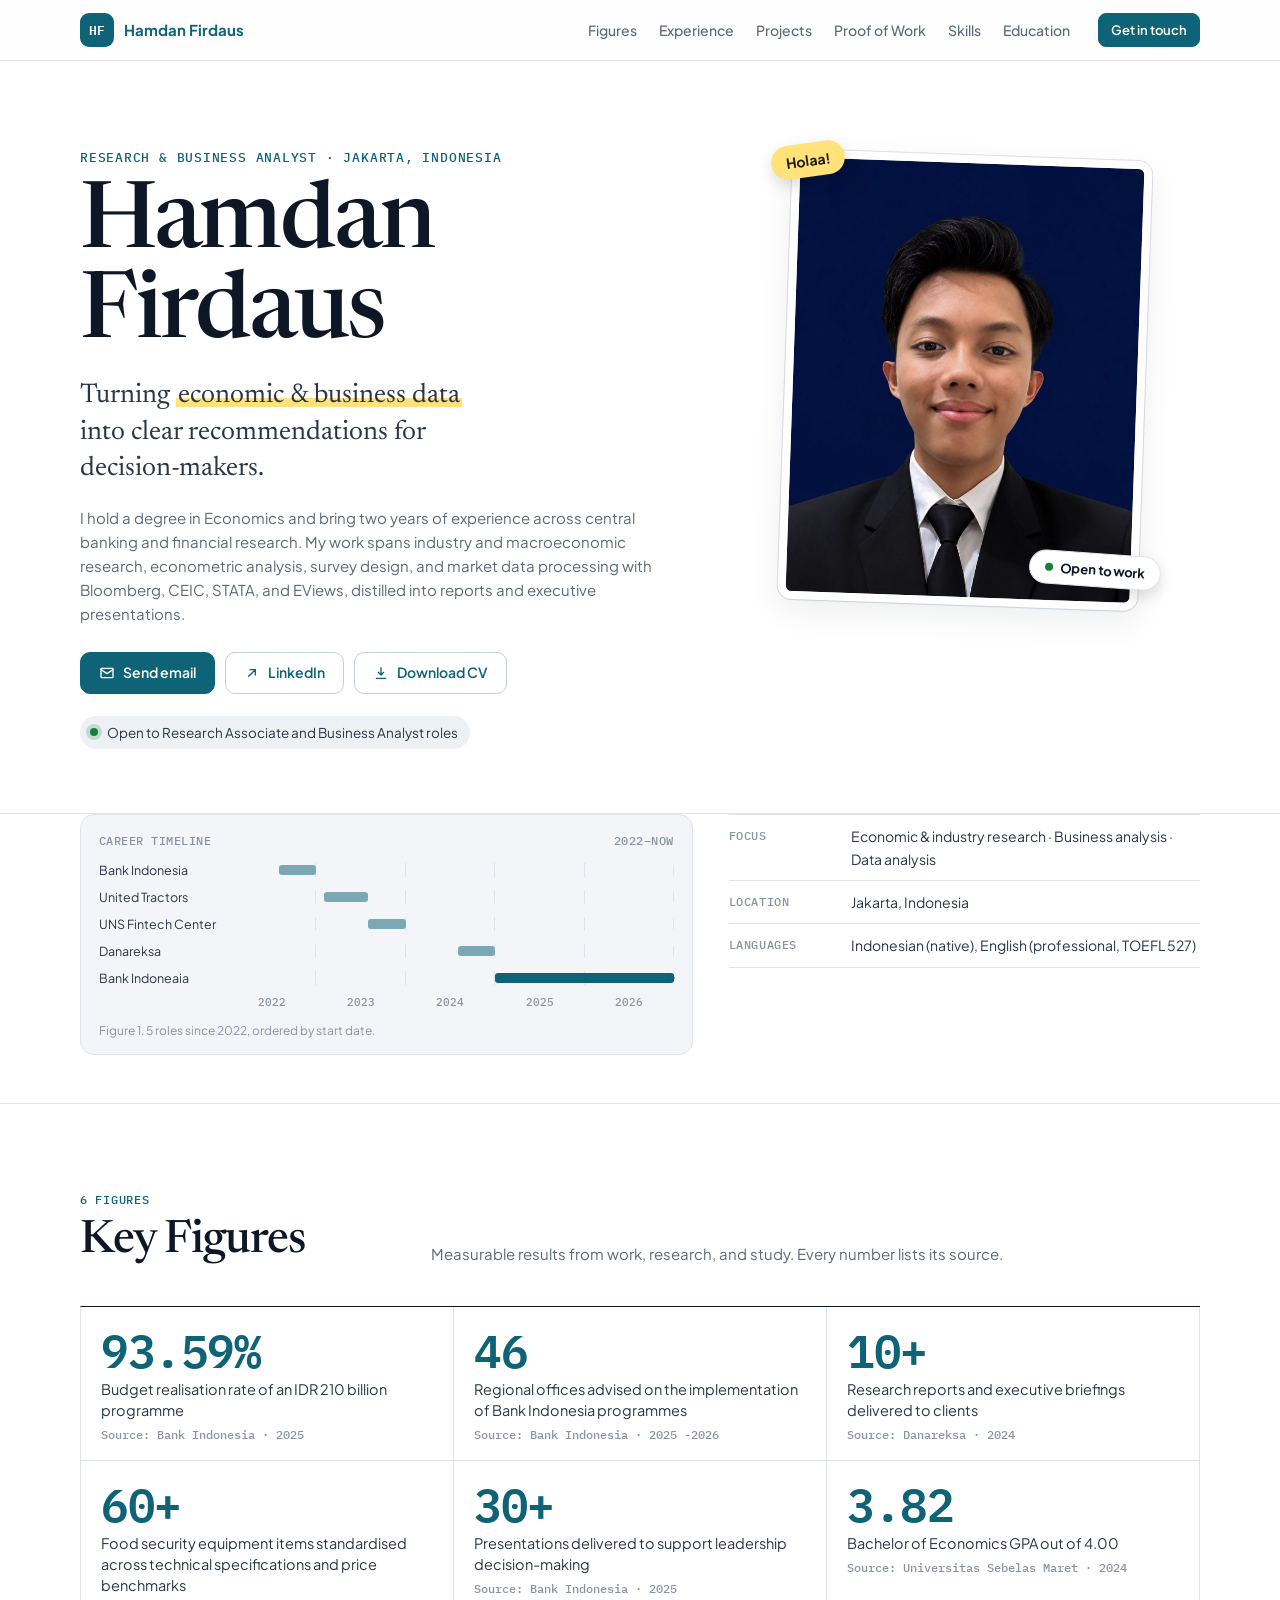
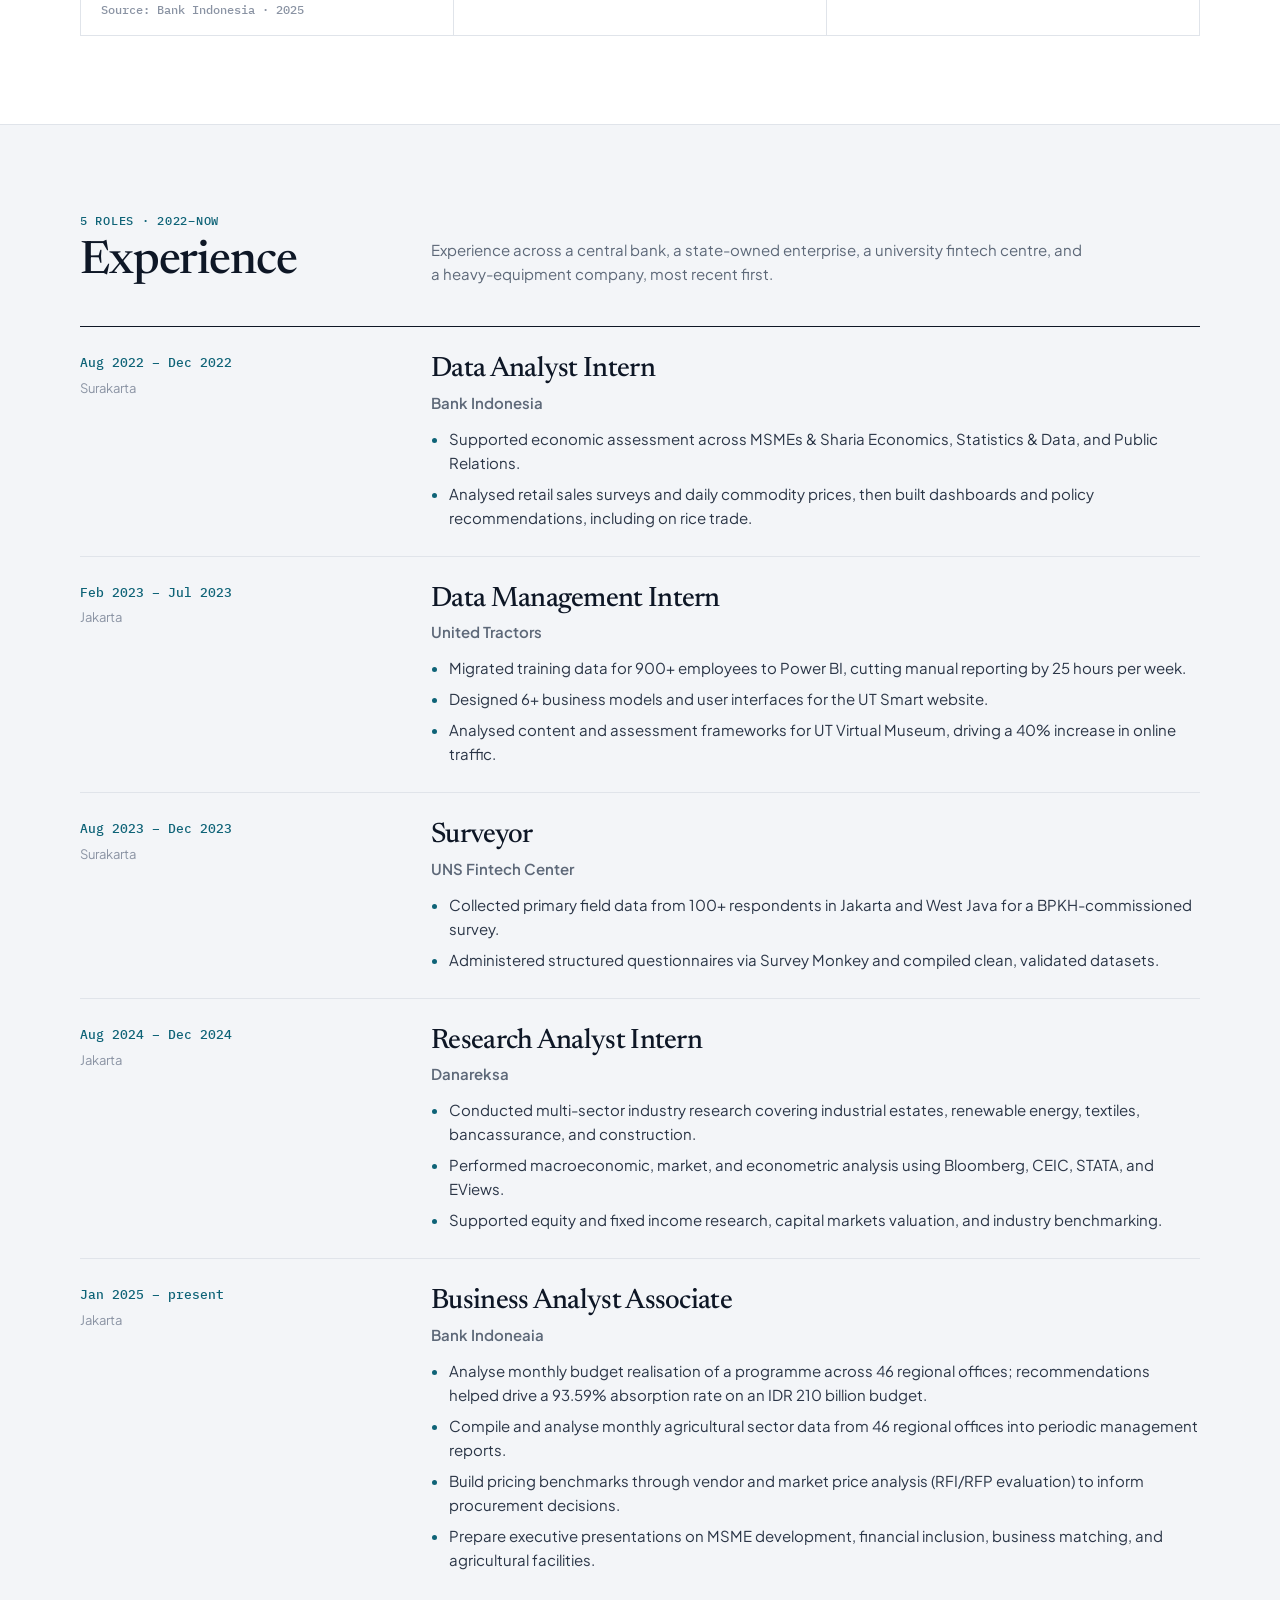
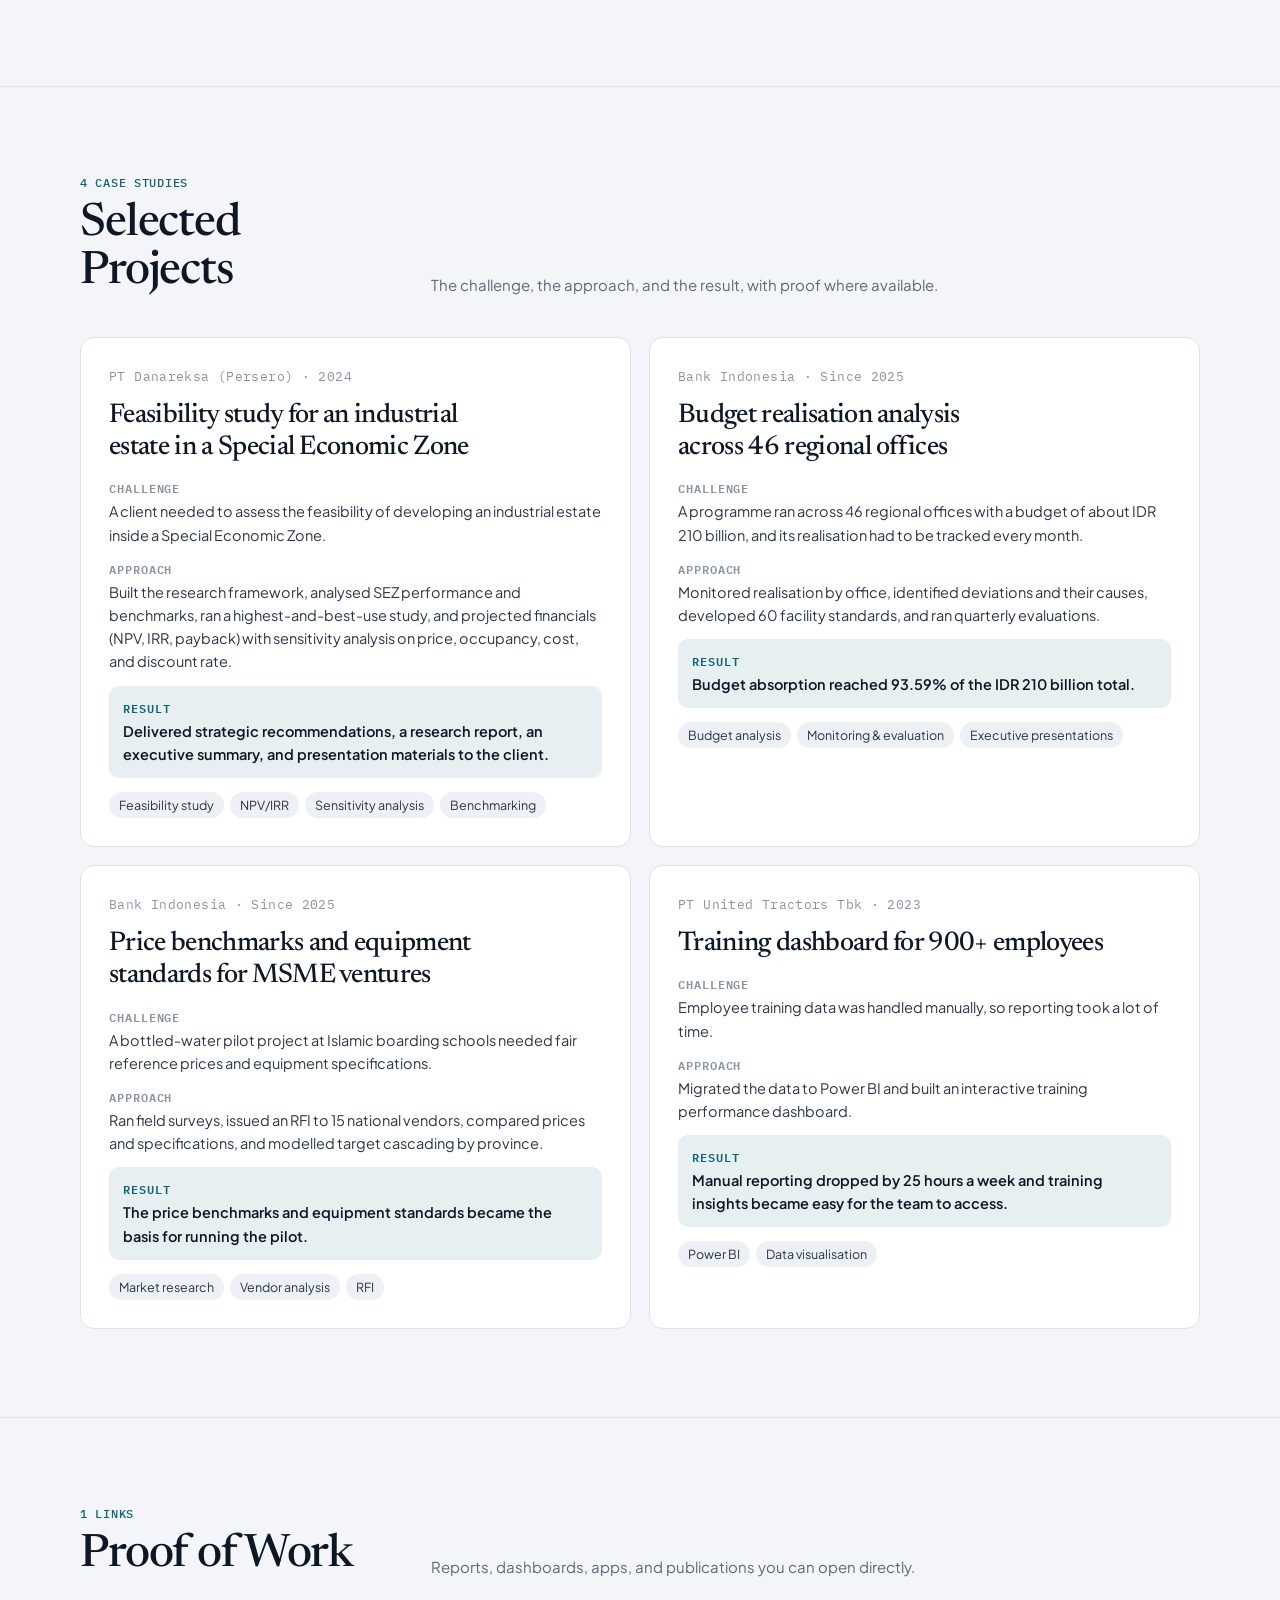
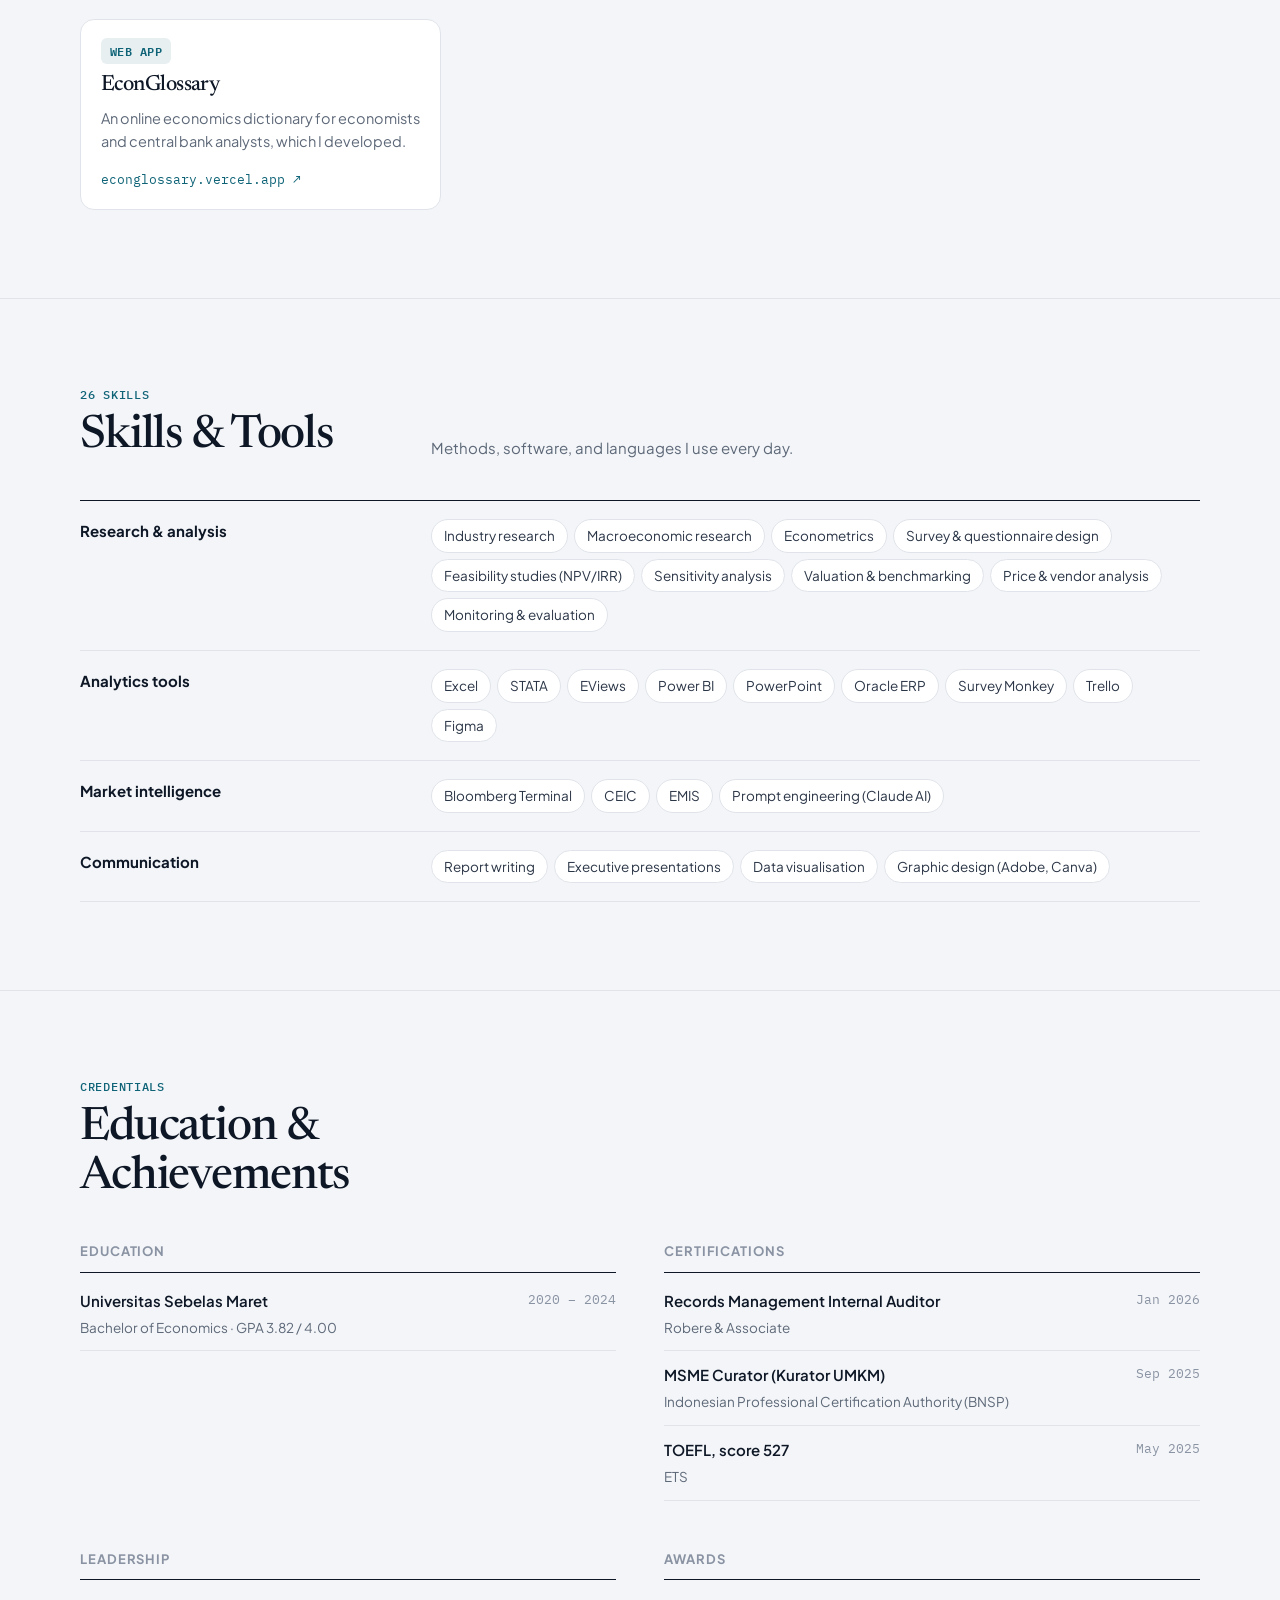
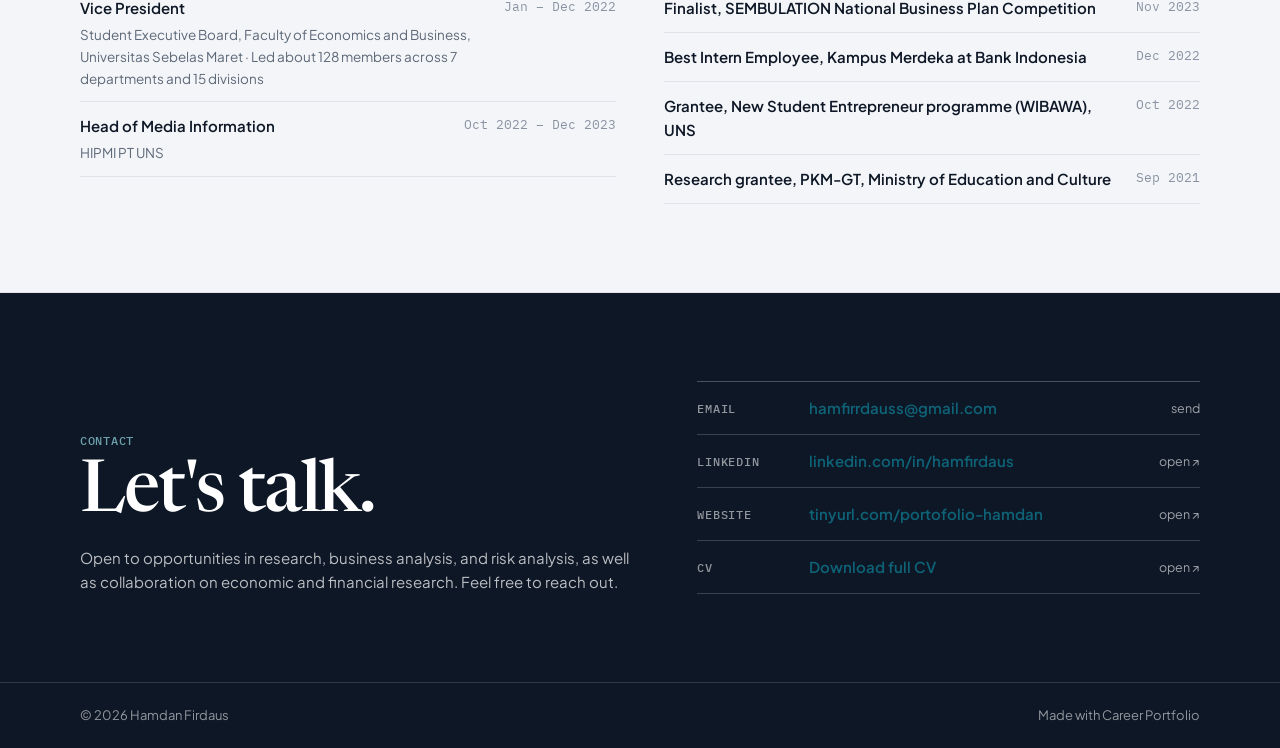
<file: index.html>
<!doctype html>
<html lang="en">
<head>
<meta charset="utf-8">
<meta name="viewport" content="width=device-width,initial-scale=1,viewport-fit=cover">
<title>Portfolio</title>
<meta name="description" content="Career portfolio">
<link rel="preconnect" href="https://fonts.googleapis.com">
<link rel="preconnect" href="https://fonts.gstatic.com" crossorigin>
<link rel="stylesheet" href="/styles.css">
<style>
body{margin:0}
.boot{min-height:100vh;display:grid;place-items:center;color:var(--faint);font:500 13px ui-monospace,Menlo,monospace;letter-spacing:.08em}
</style>
</head>
<body>
<div id="site"><div class="boot">LOADING PORTFOLIO…</div></div>
<script src="/core.js"></script>
<script>
(async()=>{
  try{
    const r=await fetch('/content.json',{cache:'no-store'});
    D=norm(await r.json());D.builder=false;
    document.documentElement.lang=D.lang==='id'?'id':'en';
    document.title=L(D).title(D.name||'');
    const m=document.querySelector('meta[name=description]');if(m)m.content=[D.role,String(D.tagline||'').replace(/\*/g,'')].filter(Boolean).join('. ');
    setFont(D.font);
    document.getElementById('site').innerHTML=renderSite(D,{exp:true});
    if(location.hash){const t=document.getElementById(location.hash.slice(1));if(t)t.scrollIntoView()}
  }catch(e){
    document.getElementById('site').innerHTML='<div class="boot">Could not load the portfolio. Please refresh the page.</div>';
  }
})();
</script>
</body>
</html>
</file>
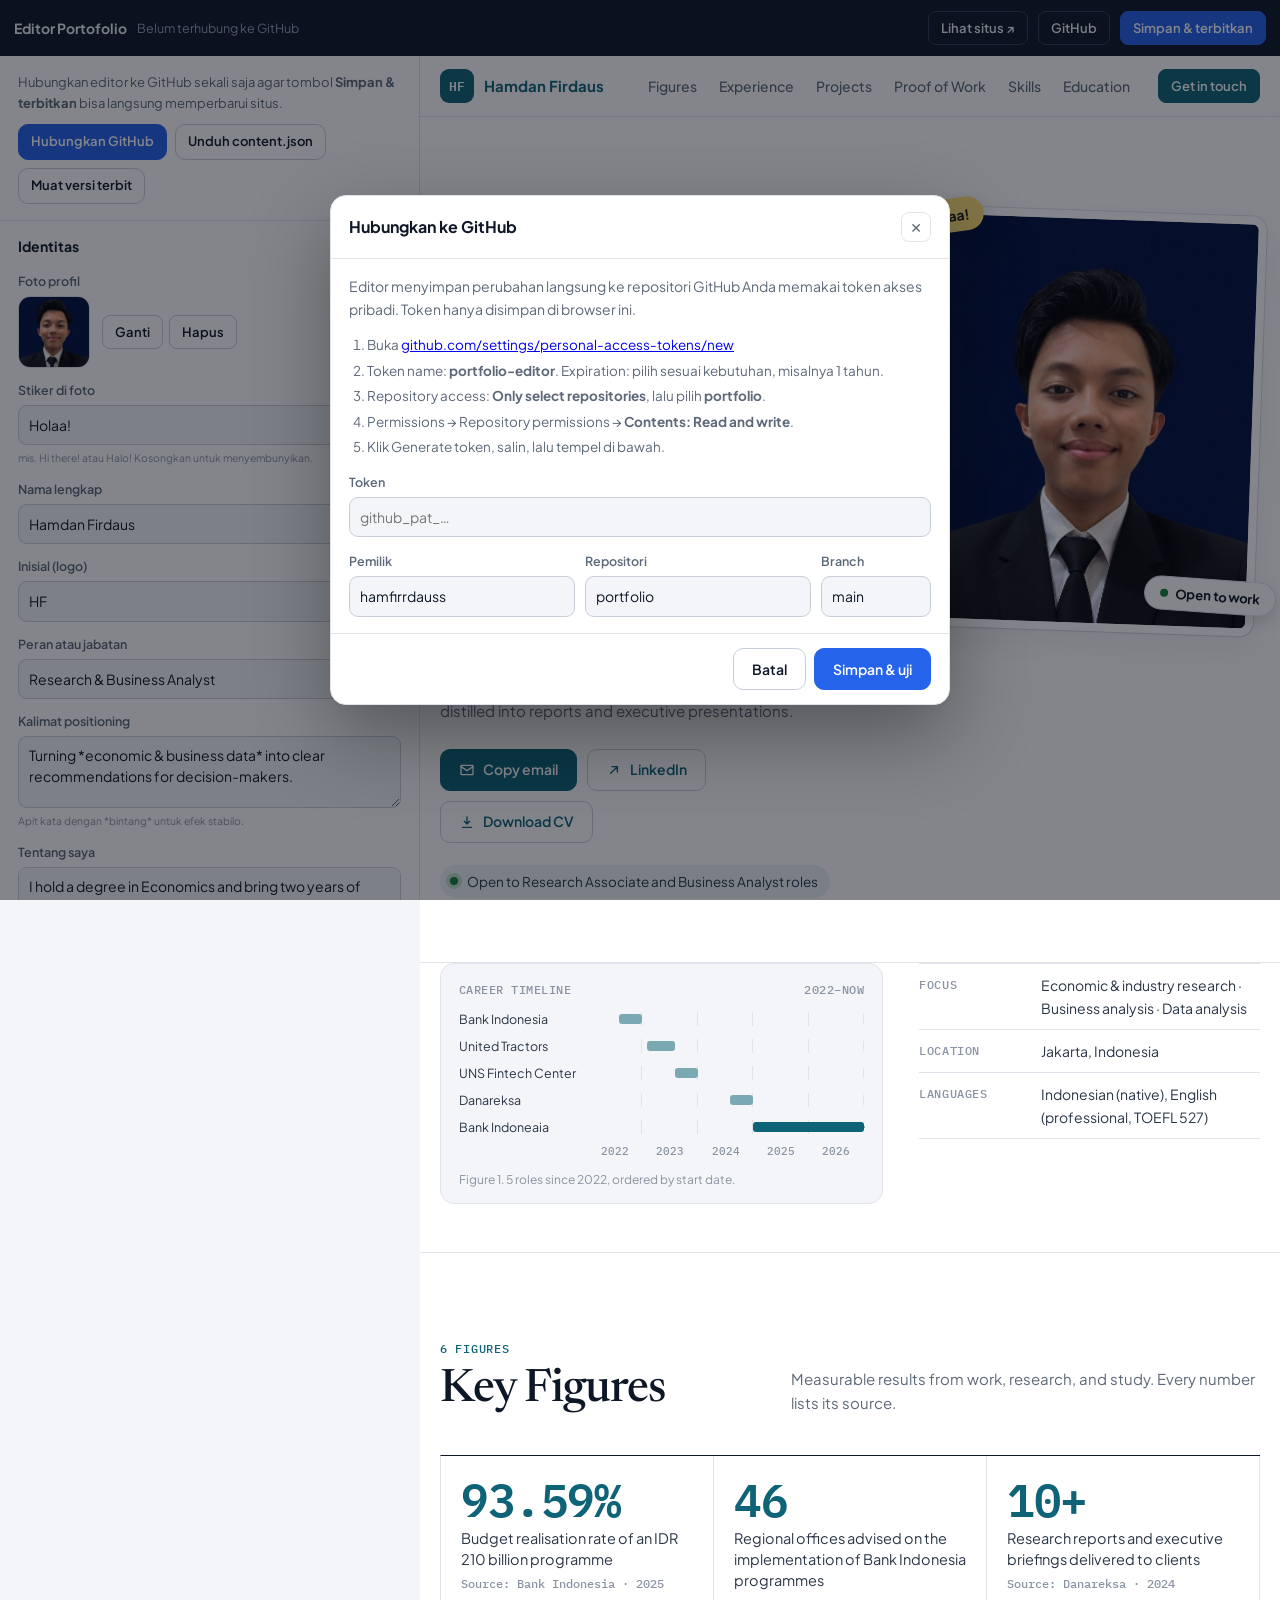
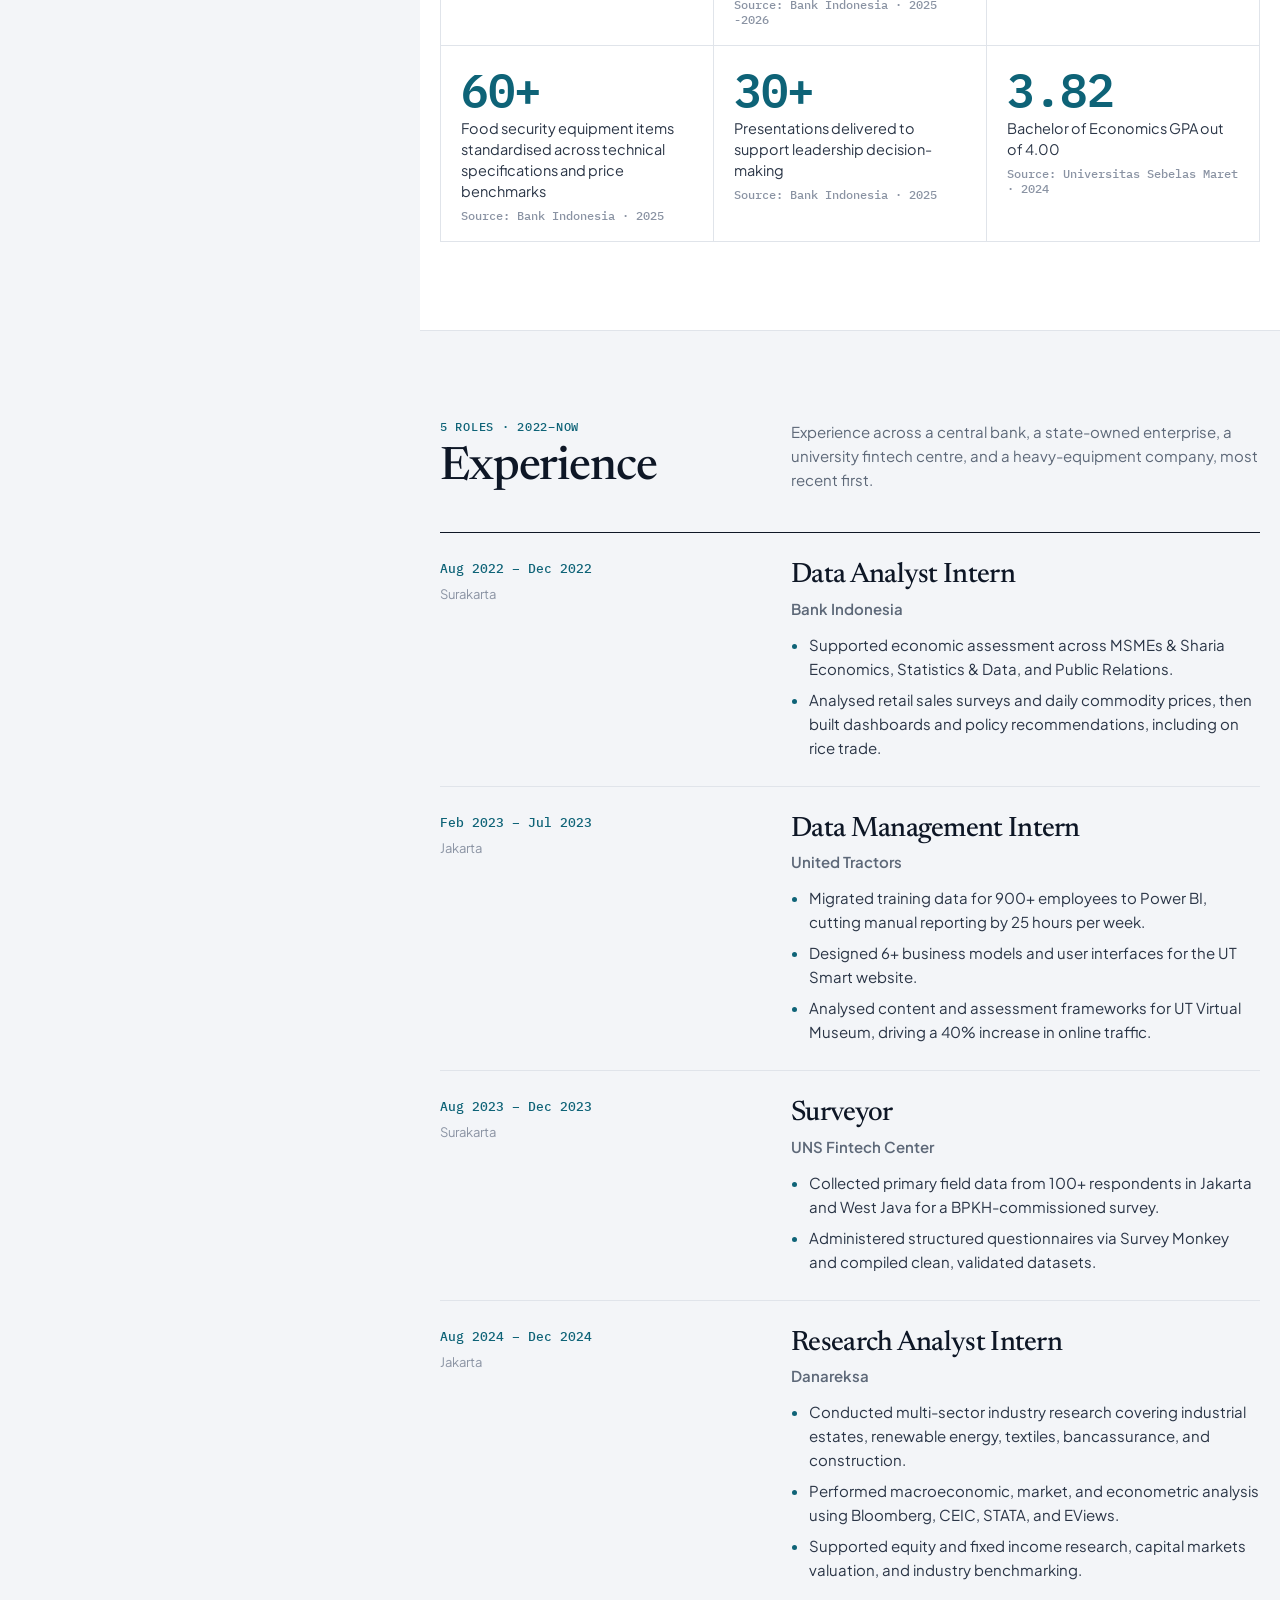
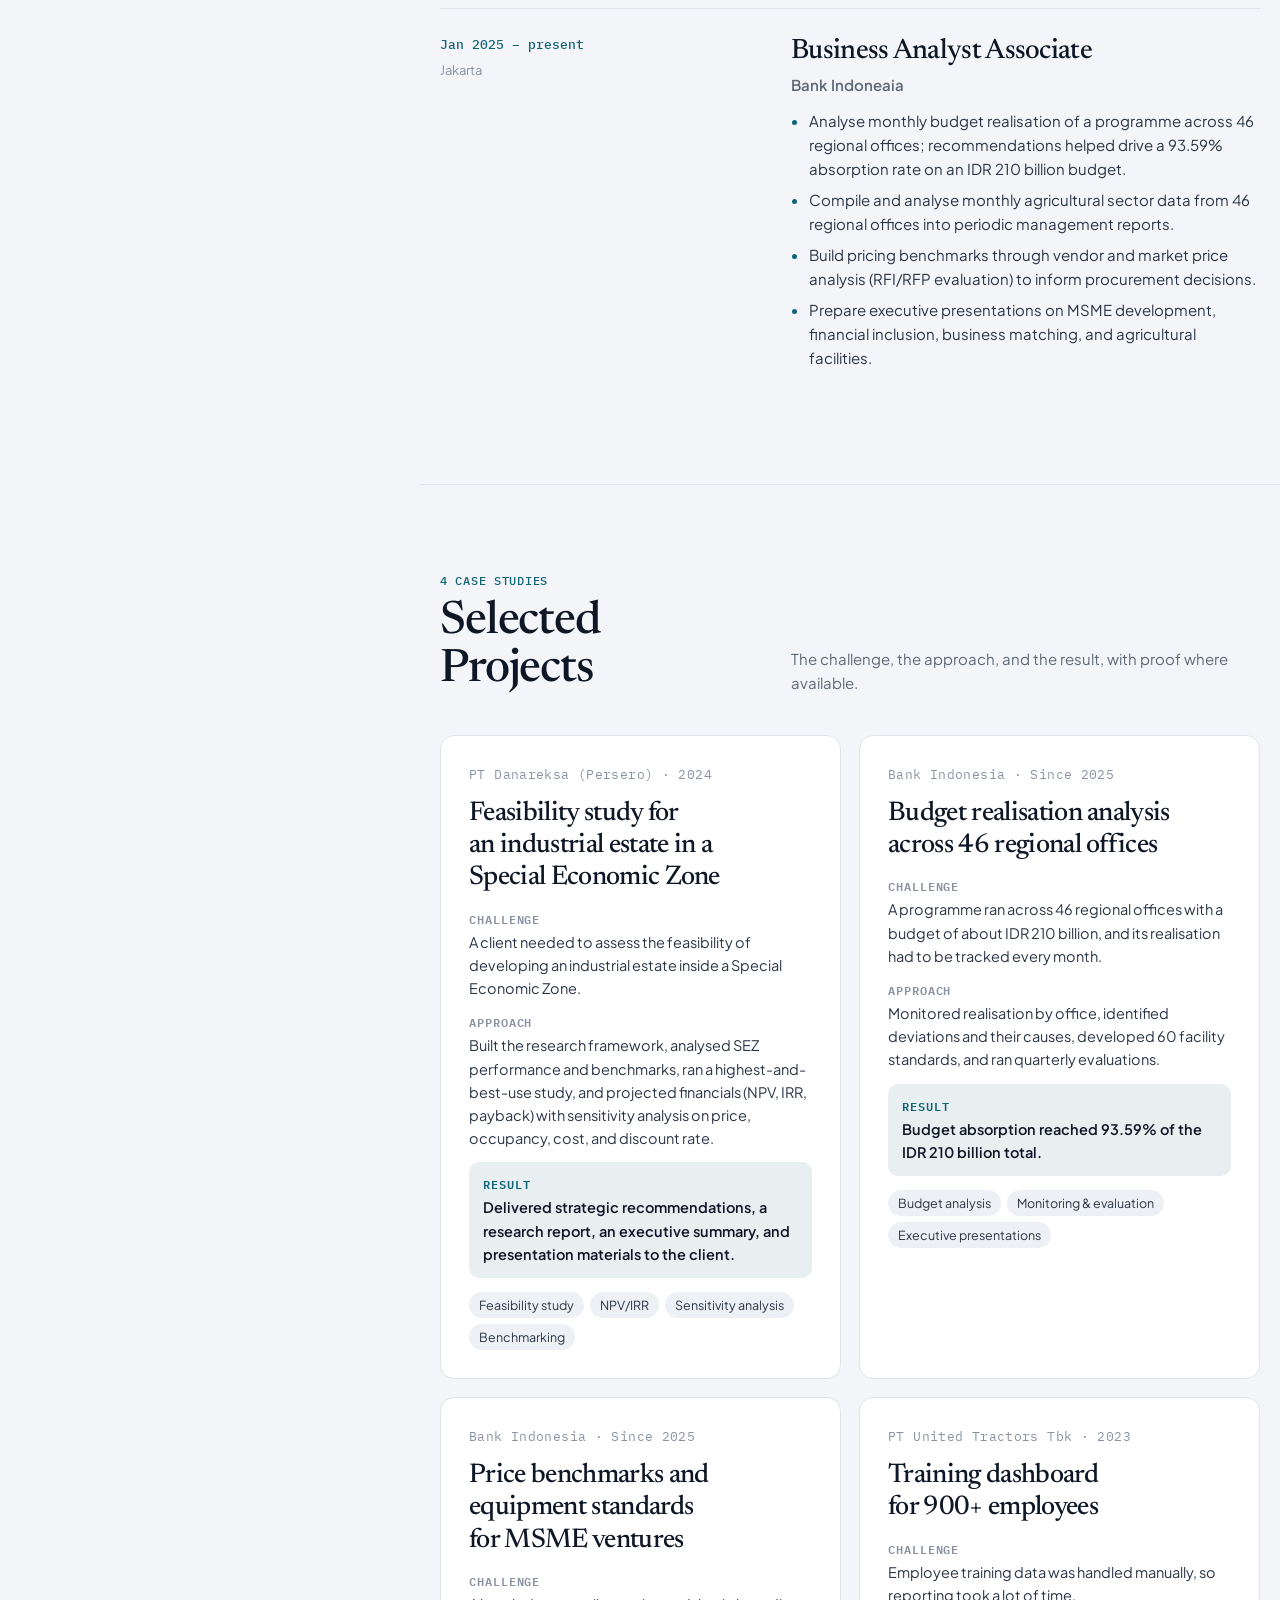
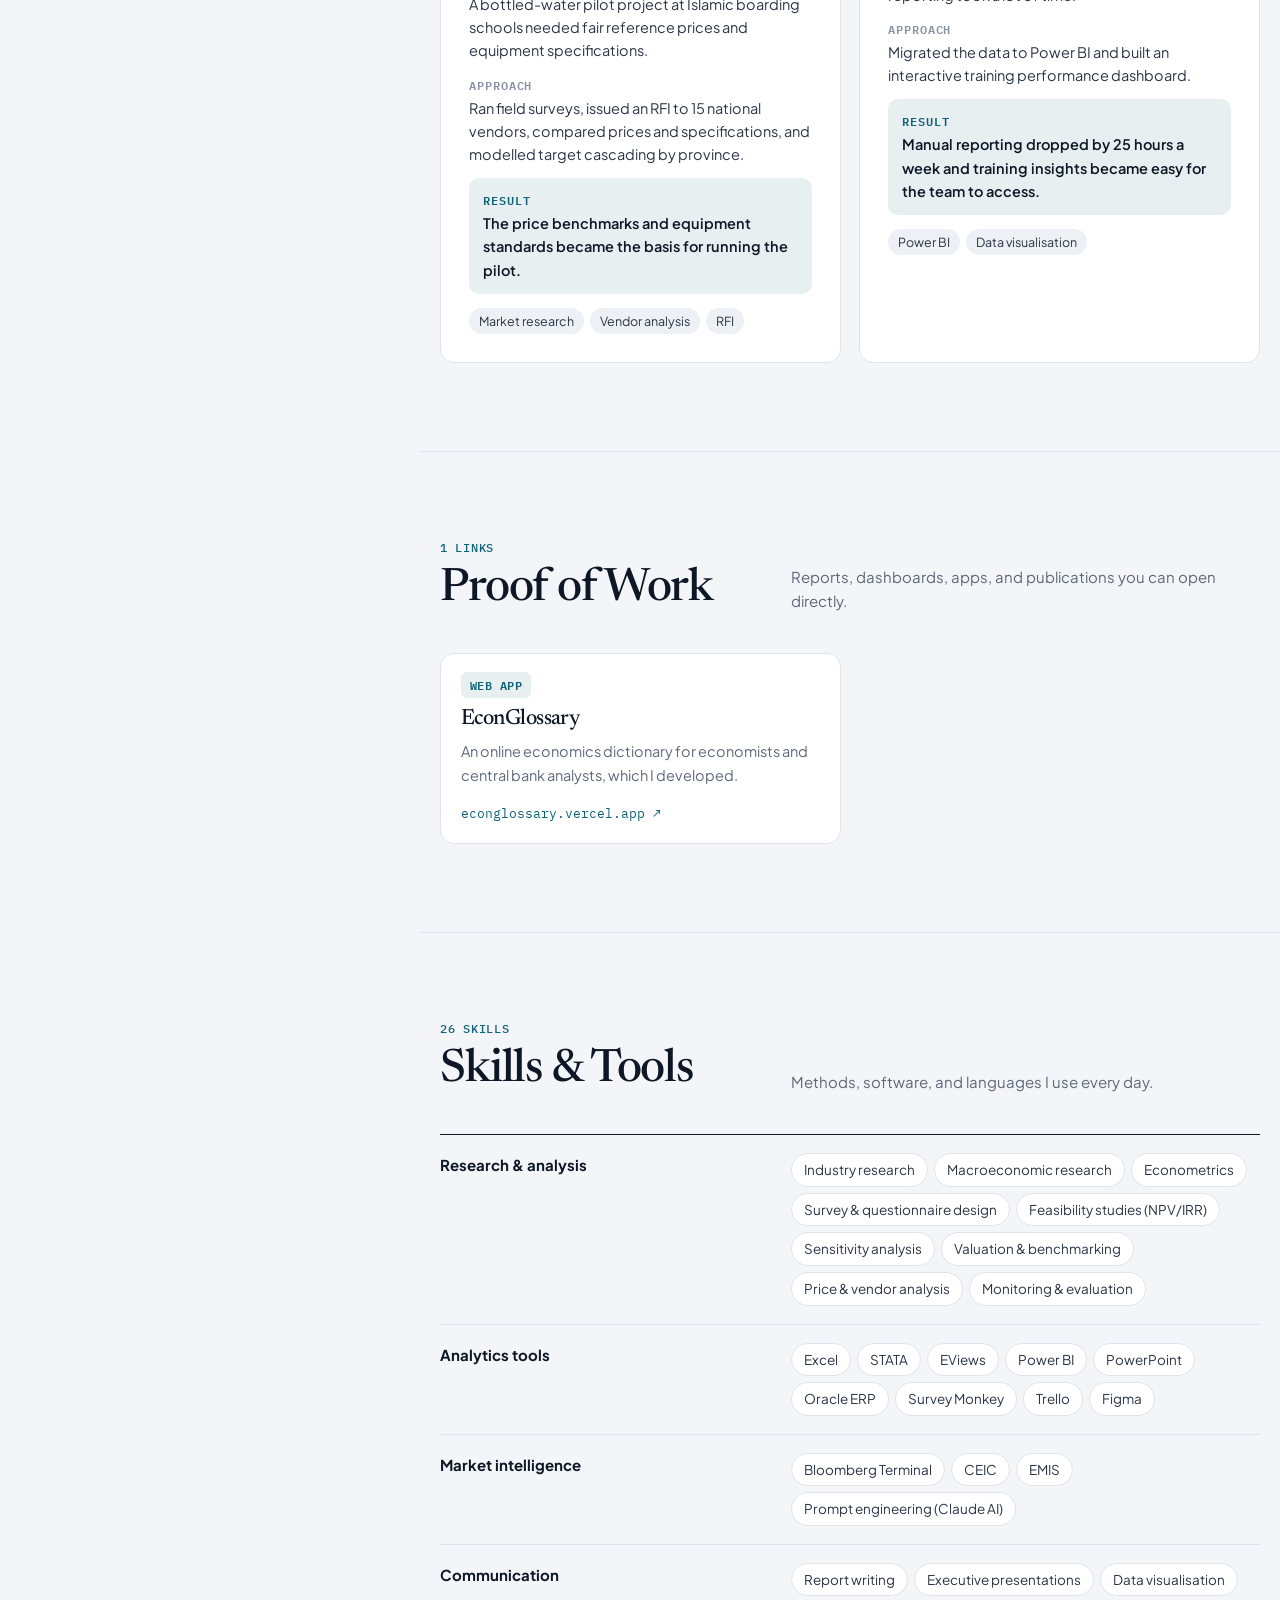
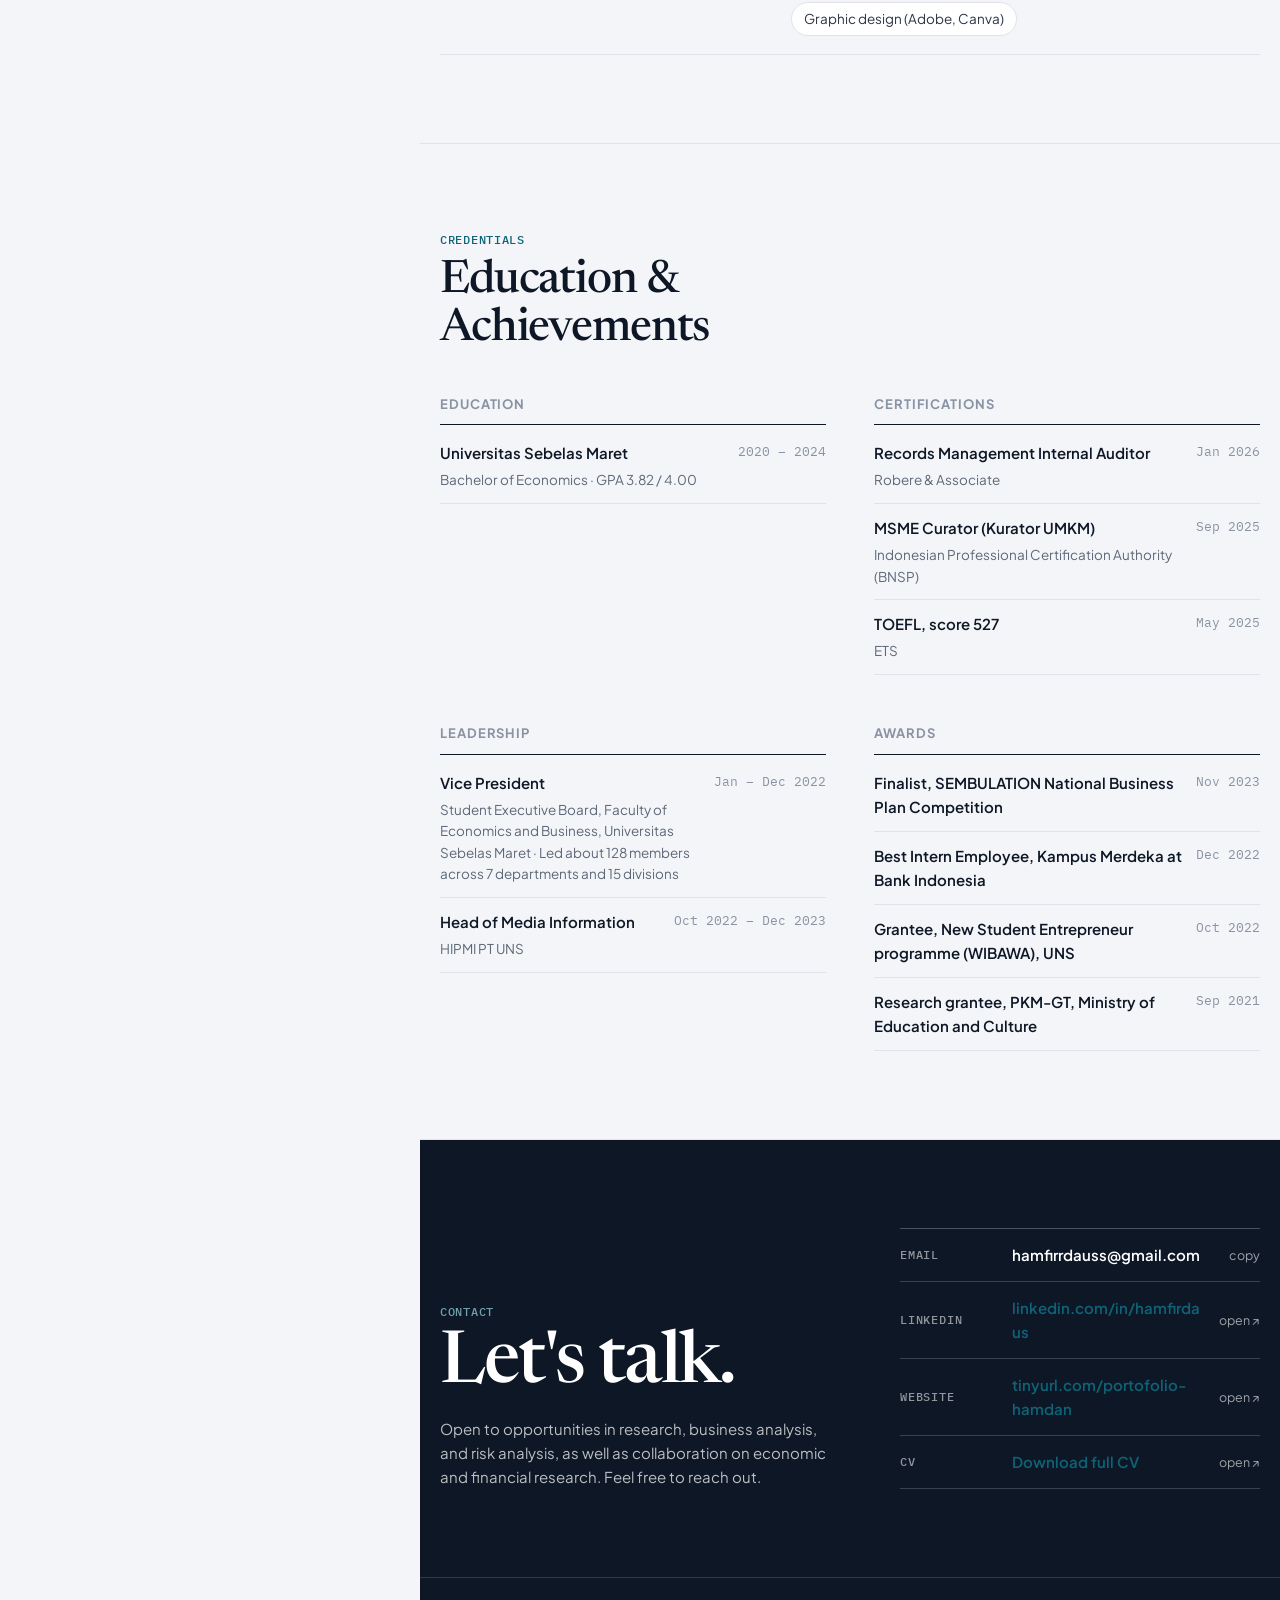
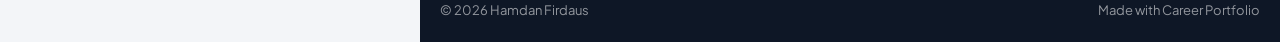
<file: edit/index.html>
<!doctype html>
<html lang="id">
<head>
<meta charset="utf-8">
<meta name="viewport" content="width=device-width,initial-scale=1,viewport-fit=cover">
<meta name="robots" content="noindex">
<title>Editor Portofolio</title>
<link rel="preconnect" href="https://fonts.googleapis.com">
<link rel="preconnect" href="https://fonts.gstatic.com" crossorigin>
<link rel="stylesheet" href="/styles.css">
<style>body{margin:0}</style>
</head>
<body>
<script src="/core.js"></script>
<script>window.__origEditor=editorHTML;</script>
<script src="/edit/editor.js"></script>
</body>
</html>
</file>
<file: styles.css>
/* Layout: report-style portfolio — sticky nav → hero (name + career timeline figure) → key-figures strip → experience → case studies → skills → credentials → contact. Editor docks left when editing. */
:root{
  --bg:#F3F5F8;--paper:#FFFFFF;--ink:#0E1726;--ink-2:#2A3546;--muted:#5D6878;--faint:#8A93A3;
  --line:#E0E4EA;--line-2:#C8CFD9;--chip:#EDF0F4;--scrim:rgba(8,13,22,.5);
  --shadow:0 1px 2px rgba(14,23,38,.05),0 12px 32px rgba(14,23,38,.07);
  --ui:'Plus Jakarta Sans',system-ui,-apple-system,'Segoe UI',Roboto,Arial,sans-serif;
  --ok:#15803D;--bad:#B91C1C;--hl:#FFE27A;--stk-ink:#1B1B1B;
}
@media (prefers-color-scheme:dark){:root:not([data-theme="light"]){--bg:#0A0E14;--paper:#121822;--ink:#E8ECF2;--ink-2:#C7CFDA;--muted:#9AA4B4;--faint:#6D7787;--line:#212A37;--line-2:#334050;--chip:#19212D;--scrim:rgba(0,0,0,.6);--shadow:0 1px 2px rgba(0,0,0,.4),0 12px 32px rgba(0,0,0,.3);--ok:#4ADE80;--bad:#F87171;color-scheme:dark}}
:root[data-theme="dark"]{--bg:#0A0E14;--paper:#121822;--ink:#E8ECF2;--ink-2:#C7CFDA;--muted:#9AA4B4;--faint:#6D7787;--line:#212A37;--line-2:#334050;--chip:#19212D;--scrim:rgba(0,0,0,.6);--shadow:0 1px 2px rgba(0,0,0,.4),0 12px 32px rgba(0,0,0,.3);--ok:#4ADE80;--bad:#F87171;color-scheme:dark}
*{box-sizing:border-box}
body{background:var(--bg);color:var(--ink);font-family:var(--ui);font-size:15px;line-height:1.6;-webkit-text-size-adjust:100%}
body::before{content:"";position:fixed;inset:0 0 auto;height:env(safe-area-inset-top,0px);z-index:90;background:var(--paper)}
button,input,select,textarea{font:inherit;color:inherit}
button{cursor:pointer}
:focus-visible{outline:2px solid var(--A,#2347C5);outline-offset:2px}

/* ---------- portfolio ---------- */
.pf{--A:var(--acc);--A-soft:color-mix(in srgb,var(--A) 10%,var(--paper));--A-line:color-mix(in srgb,var(--A) 30%,var(--line));font-family:var(--fb);color:var(--ink);background:var(--bg)}
@media (prefers-color-scheme:dark){:root:not([data-theme="light"]) .pf{--A:color-mix(in srgb,var(--acc) 55%,#ffffff)}}
:root[data-theme="dark"] .pf{--A:color-mix(in srgb,var(--acc) 55%,#ffffff)}
.pf[data-font="ceria"]{--fd:'Bricolage Grotesque','Plus Jakarta Sans',system-ui,sans-serif;--fb:'Plus Jakarta Sans',system-ui,-apple-system,'Segoe UI',sans-serif;--fm:'JetBrains Mono',ui-monospace,Menlo,Consolas,monospace;--dw:700;--dls:-.035em;--r:22px}
.pf[data-font="klasik"]{--r:14px;--fd:'Newsreader',Georgia,'Times New Roman',serif;--fb:'Plus Jakarta Sans',system-ui,-apple-system,'Segoe UI',sans-serif;--fm:'IBM Plex Mono',ui-monospace,Menlo,Consolas,monospace;--dw:500;--dls:-.025em}
.pf[data-font="modern"]{--r:16px;--fd:'Plus Jakarta Sans',system-ui,-apple-system,'Segoe UI',sans-serif;--fb:'Plus Jakarta Sans',system-ui,-apple-system,'Segoe UI',sans-serif;--fm:'JetBrains Mono',ui-monospace,Menlo,Consolas,monospace;--dw:800;--dls:-.04em}
.pf[data-font="teknis"]{--r:6px;--fd:'IBM Plex Sans Condensed','Arial Narrow',system-ui,sans-serif;--fb:'IBM Plex Sans',system-ui,-apple-system,'Segoe UI',sans-serif;--fm:'IBM Plex Mono',ui-monospace,Menlo,Consolas,monospace;--dw:600;--dls:-.02em}
.w{max-width:1160px;margin:0 auto;padding-left:max(20px,env(safe-area-inset-left,0px));padding-right:max(20px,env(safe-area-inset-right,0px))}
.pf h1,.pf h2,.pf h3{font-family:var(--fd);font-weight:var(--dw);letter-spacing:var(--dls);text-wrap:balance;margin:0}
.mono{font-family:var(--fm);font-variant-numeric:tabular-nums}
.pf a{color:var(--A)}

.nav{position:sticky;top:calc(var(--tb,0px) + env(safe-area-inset-top,0px));z-index:40;background:color-mix(in srgb,var(--paper) 90%,transparent);backdrop-filter:blur(12px);border-bottom:1px solid var(--line)}
.nav .w{display:flex;align-items:center;gap:18px;height:60px}
.brand{display:flex;align-items:center;gap:10px;text-decoration:none;color:var(--ink);font-weight:700;min-width:0}
.brand span{white-space:nowrap;overflow:hidden;text-overflow:ellipsis}
.mark{display:grid;place-items:center;width:34px;height:34px;border-radius:9px;background:var(--A);color:var(--paper);font:600 13px var(--fm);flex:none}
.links{display:flex;gap:2px;margin-left:auto;overflow-x:auto;scrollbar-width:none}
.links a{padding:7px 10px;border-radius:8px;color:var(--muted);text-decoration:none;font-size:14px;font-weight:500;white-space:nowrap}
.links a:hover{color:var(--ink);background:var(--chip)}
@media (max-width:860px){.links{display:none}.nav .btn{margin-left:auto}}

.btn{display:inline-flex;align-items:center;justify-content:center;gap:8px;height:42px;padding:0 18px;border-radius:10px;border:1px solid var(--line-2);background:var(--paper);color:var(--ink);font-weight:600;font-size:14px;text-decoration:none;white-space:nowrap;max-width:100%}
.btn:hover{border-color:var(--A)}
.btn svg{width:16px;height:16px;flex:none}
.btn.pri{background:var(--A);border-color:var(--A);color:var(--paper)}
.btn.pri:hover{filter:brightness(1.08)}
.btn.sm{height:34px;padding:0 12px;font-size:13px;border-radius:8px}
.btn span{overflow:hidden;text-overflow:ellipsis}

.hero{padding-block:clamp(40px,7vw,88px) clamp(36px,5vw,64px);border-bottom:1px solid var(--line);background:var(--paper)}
.hero-g{display:grid;grid-template-columns:minmax(0,1.25fr) minmax(0,1fr);gap:clamp(28px,5vw,72px);align-items:start}
@media (max-width:900px){.hero-g{grid-template-columns:1fr}}
.eye{margin:0 0 14px;font:500 13px var(--fm);letter-spacing:.06em;text-transform:uppercase;color:var(--A)}
.hero h1{font-size:clamp(44px,7.4vw,92px);line-height:.98}
.tag{margin:18px 0 0;font-family:var(--fd);font-size:clamp(20px,2.3vw,27px);line-height:1.35;color:var(--ink-2);max-width:28ch}
.pf[data-font="modern"] .tag,.pf[data-font="teknis"] .tag{font-weight:500;letter-spacing:-.01em}
.about{margin:18px 0 0;color:var(--muted);max-width:60ch}
.cta{display:flex;gap:10px;flex-wrap:wrap;margin-top:26px}
.status{display:inline-flex;align-items:center;gap:9px;margin:22px 0 0;font-size:13.5px;color:var(--ink-2);padding:6px 12px 6px 10px;border-radius:999px;background:var(--chip)}
.status i{width:8px;height:8px;border-radius:50%;background:var(--ok);box-shadow:0 0 0 4px color-mix(in srgb,var(--ok) 20%,transparent)}
.hero-r{display:grid;gap:22px;min-width:0}
.fig{margin:0;border:1px solid var(--line);border-radius:14px;padding:18px 18px 14px;background:var(--bg)}
.fig-h{display:flex;justify-content:space-between;gap:10px;font:500 12px var(--fm);color:var(--faint);letter-spacing:.04em;text-transform:uppercase;margin-bottom:12px}
.gt{display:grid;gap:7px}
.gt-r{display:grid;grid-template-columns:minmax(0,118px) minmax(0,1fr);gap:10px;align-items:center;font-size:12.5px}
.gt-r>span{white-space:nowrap;overflow:hidden;text-overflow:ellipsis;color:var(--ink-2)}
.gt-t{position:relative;height:14px;border-radius:4px;background:repeating-linear-gradient(90deg,transparent 0 calc(var(--yw) - 1px),var(--line) calc(var(--yw) - 1px) var(--yw))}
.gt-t i{position:absolute;top:2px;bottom:2px;border-radius:3px;background:color-mix(in srgb,var(--A) 55%,var(--paper))}
.gt-t i.now{background:var(--A)}
.gt-t i.now::after{content:"";position:absolute;right:-6px;top:50%;transform:translateY(-50%);border:5px solid transparent;border-left-color:var(--A)}
.gt-ax{display:grid;grid-template-columns:minmax(0,118px) minmax(0,1fr);gap:10px}
.gt-ax div{display:grid;font:500 10.5px var(--fm);color:var(--faint);text-align:center}
.fig figcaption{margin-top:12px;font-size:12px;color:var(--faint)}
.facts{margin:0;display:grid;gap:0;border-top:1px solid var(--line)}
.facts div{display:grid;grid-template-columns:110px minmax(0,1fr);gap:12px;padding:10px 0;border-bottom:1px solid var(--line);font-size:14px}
.facts dt{color:var(--faint);font:500 12px var(--fm);text-transform:uppercase;letter-spacing:.05em;padding-top:3px}
.facts dd{margin:0;color:var(--ink-2)}

.sec{padding-block:clamp(48px,7vw,88px);border-bottom:1px solid var(--line)}
.sec-h{display:grid;grid-template-columns:minmax(0,300px) minmax(0,1fr);gap:clamp(20px,4vw,56px);margin-bottom:clamp(24px,4vw,40px);align-items:end}
@media (max-width:820px){.sec-h{grid-template-columns:1fr;gap:8px}}
.sec-h h2{font-size:clamp(30px,4vw,46px);line-height:1.05}
.sec-h p{margin:0;color:var(--muted);max-width:60ch}
.kick{display:block;margin-bottom:10px;font:500 12px var(--fm);letter-spacing:.06em;text-transform:uppercase;color:var(--A)}

.figs{background:var(--paper)}
.fg{display:grid;grid-template-columns:repeat(var(--cols,3),minmax(0,1fr));border-top:1px solid var(--ink);border-left:1px solid var(--line)}
@media (max-width:900px){.fg{grid-template-columns:repeat(2,minmax(0,1fr))}}
@media (max-width:480px){.fg{grid-template-columns:1fr}}
.fgi{padding:20px 20px 18px;border-right:1px solid var(--line);border-bottom:1px solid var(--line);display:grid;gap:6px;align-content:start;min-width:0}
.fgi b{font:600 clamp(32px,3.6vw,46px)/1 var(--fm);letter-spacing:-.03em;color:var(--A);overflow-wrap:anywhere}
.fgi span{font-size:14.5px;color:var(--ink-2);line-height:1.45}
.fgi small{font:500 11.5px var(--fm);color:var(--faint)}
.fnote{margin:12px 0 0;font-size:12.5px;color:var(--faint)}

.xp{display:grid}
.xpi{display:grid;grid-template-columns:minmax(0,300px) minmax(0,1fr);gap:clamp(20px,4vw,56px);padding:26px 0;border-top:1px solid var(--line)}
.xpi:first-child{border-top:1px solid var(--ink)}
@media (max-width:820px){.xpi{grid-template-columns:1fr;gap:8px}}
.xp-m{display:grid;gap:4px;align-content:start}
.xp-m .mono{font-size:13px;color:var(--A);font-weight:500}
.xp-m small{color:var(--faint);font-size:13px}
.xpi h3{font-size:clamp(22px,2.4vw,28px);line-height:1.2}
.xpi .org{margin:4px 0 0;color:var(--muted);font-weight:600}
.xpi ul{margin:12px 0 0;padding-left:18px;display:grid;gap:7px;color:var(--ink-2);max-width:72ch}
.xpi li::marker{color:var(--A)}

.cases{display:grid;grid-template-columns:repeat(2,minmax(0,1fr));gap:18px}
@media (max-width:820px){.cases{grid-template-columns:1fr}}
.case{background:var(--paper);border:1px solid var(--line);border-radius:16px;padding:clamp(20px,3vw,28px);display:grid;gap:14px;align-content:start;min-width:0}
.case .mono{font-size:12.5px;color:var(--faint);letter-spacing:.03em}
.case h3{font-size:clamp(22px,2.3vw,27px);line-height:1.2}
.case dl{margin:0;display:grid;gap:12px}
.case dt{font:600 11.5px var(--fm);letter-spacing:.08em;text-transform:uppercase;color:var(--faint);margin-bottom:2px}
.case dd{margin:0;color:var(--ink-2);font-size:14.5px}
.case .res{padding:12px 14px;border-radius:10px;background:var(--A-soft)}
.case .res dt{color:var(--A)}
.case .res dd{color:var(--ink);font-weight:600}
.tags{display:flex;flex-wrap:wrap;gap:6px}
.tg{font-size:12.5px;padding:3px 10px;border-radius:999px;background:var(--chip);color:var(--ink-2)}

.sk{display:grid;border-top:1px solid var(--ink)}
.sk-r{display:grid;grid-template-columns:minmax(0,300px) minmax(0,1fr);gap:clamp(20px,4vw,56px);padding:18px 0;border-bottom:1px solid var(--line)}
@media (max-width:820px){.sk-r{grid-template-columns:1fr;gap:10px}}
.sk-r h3{font-family:var(--fb);font-size:15px;font-weight:700;letter-spacing:0}
.sk-r .tags .tg{font-size:13.5px;padding:5px 12px;background:var(--paper);border:1px solid var(--line)}

.cred{display:grid;grid-template-columns:repeat(2,minmax(0,1fr));gap:clamp(24px,4vw,48px)}
@media (max-width:820px){.cred{grid-template-columns:1fr}}
.cred h3{font-family:var(--fb);font-size:13px;font-weight:700;letter-spacing:.07em;text-transform:uppercase;color:var(--faint);padding-bottom:10px;border-bottom:1px solid var(--ink);margin-bottom:4px}
.cl{list-style:none;margin:0;padding:0}
.cl li{display:grid;grid-template-columns:minmax(0,1fr) auto;gap:4px 14px;padding:12px 0;border-bottom:1px solid var(--line)}
.cl b{font-weight:600}
.cl small{grid-column:1;color:var(--muted);font-size:13.5px}
.cl .mono{font-size:12.5px;color:var(--faint);grid-row:1;grid-column:2;white-space:nowrap}

.contact{background:var(--ink);color:var(--paper);border-bottom:0}
.contact .kick{color:color-mix(in srgb,var(--A) 60%,var(--paper))}
.contact h2{font-size:clamp(38px,6vw,72px);line-height:1}
.contact p{color:color-mix(in srgb,var(--paper) 72%,transparent);max-width:56ch;margin:16px 0 0}
.ct-g{display:grid;grid-template-columns:minmax(0,1.1fr) minmax(0,1fr);gap:clamp(28px,5vw,72px);align-items:end}
@media (max-width:860px){.ct-g{grid-template-columns:1fr}}
.ct-l{display:grid;gap:0;border-top:1px solid color-mix(in srgb,var(--paper) 25%,transparent)}
.ct-i{display:grid;grid-template-columns:100px minmax(0,1fr) auto;gap:12px;align-items:center;padding:14px 0;border-bottom:1px solid color-mix(in srgb,var(--paper) 18%,transparent);color:var(--paper);text-decoration:none;min-width:0}
.ct-i small{font:500 11.5px var(--fm);letter-spacing:.07em;text-transform:uppercase;color:color-mix(in srgb,var(--paper) 55%,transparent)}
.ct-i b{font-weight:600;overflow-wrap:anywhere;min-width:0}
.ct-i em{font-style:normal;font-size:12.5px;color:color-mix(in srgb,var(--paper) 60%,transparent);white-space:nowrap}
button.ct-i{background:none;border-left:0;border-right:0;border-top:0;text-align:left;width:100%}
.ct-i:hover b{text-decoration:underline;text-underline-offset:3px}
.pf-f{padding-block:22px calc(22px + env(safe-area-inset-bottom,0px));background:var(--ink);color:color-mix(in srgb,var(--paper) 55%,transparent);font-size:13px;border-top:1px solid color-mix(in srgb,var(--paper) 14%,transparent)}
.pf-f .w{display:flex;gap:12px 20px;flex-wrap:wrap;justify-content:space-between;align-items:center}
.pf-f button{border:0;background:none;color:color-mix(in srgb,var(--paper) 85%,transparent);padding:0;text-decoration:underline;text-underline-offset:3px}
.pf section[id]{scroll-margin-top:calc(70px + var(--tb,0px))}

/* ---------- app chrome ---------- */
.fab{position:fixed;right:calc(20px + env(safe-area-inset-right,0px));bottom:calc(20px + env(safe-area-inset-bottom,0px));z-index:60;box-shadow:var(--shadow);height:46px;padding:0 18px;border-radius:999px;background:#0E1726;color:#fff;border:1px solid #0E1726;font-family:var(--ui)}
.fab:hover{filter:brightness(1.2)}
.tb{position:fixed;top:0;left:0;right:0;z-index:80;height:calc(56px + env(safe-area-inset-top,0px));padding:env(safe-area-inset-top,0px) max(14px,env(safe-area-inset-right,0px)) 0 max(14px,env(safe-area-inset-left,0px));display:flex;align-items:center;gap:10px;background:#0E1726;color:#E8ECF2;font-family:var(--ui)}
.tb b{font-size:14px;white-space:nowrap}
.tb small{color:#94A3B8;font-size:12.5px;white-space:nowrap;overflow:hidden;text-overflow:ellipsis;min-width:0}
.tb .sp{flex:1;min-width:0}
.tb .btn{height:34px;padding:0 12px;font-size:13px;border-radius:8px;background:transparent;color:#E8ECF2;border-color:#334155;font-family:var(--ui)}
.tb .btn:hover{border-color:#94A3B8}
.tb .btn.pri{background:#2563EB;border-color:#2563EB;color:#fff}
.tb .seg{display:none}
@media (max-width:900px){.tb small,.tb .hm{display:none}.tb .seg{display:inline-flex}}
.seg{border:1px solid #334155;border-radius:9px;padding:2px}
.seg button{border:0;background:none;color:#94A3B8;padding:5px 10px;border-radius:7px;font-size:13px;font-weight:600}
.seg button.on{background:#1E293B;color:#fff}
body.editing{--tb:calc(56px + env(safe-area-inset-top,0px))}
body.editing #site{margin-top:var(--tb);margin-left:420px}
.ed{position:fixed;left:0;top:var(--tb);bottom:0;width:420px;z-index:70;background:var(--paper);border-right:1px solid var(--line);overflow:auto;font-family:var(--ui);padding-bottom:calc(30px + env(safe-area-inset-bottom,0px));padding-left:env(safe-area-inset-left,0px)}
@media (max-width:900px){body.editing #site{margin-left:0}.ed{width:100%;padding-right:env(safe-area-inset-right,0px)}body.prev .ed{display:none}}
.ed-top{padding:16px 18px;border-bottom:1px solid var(--line);display:grid;gap:10px}
.ed-top p{margin:0;font-size:13px;color:var(--muted)}
.ed-top .row{display:flex;gap:8px;flex-wrap:wrap}
.ed-top .btn{height:36px;font-size:13px;padding:0 12px;font-family:var(--ui)}
.ed-top .btn.pri{background:#2563EB;border-color:#2563EB;color:#fff}
.ed-s{border-bottom:1px solid var(--line)}
.ed-s summary{list-style:none;display:flex;align-items:center;gap:8px;padding:14px 18px;font-weight:700;font-size:14px;cursor:pointer;user-select:none}
.ed-s summary::-webkit-details-marker{display:none}
.ed-s summary::after{content:"";margin-left:auto;width:8px;height:8px;border-right:2px solid var(--faint);border-bottom:2px solid var(--faint);transform:rotate(45deg);transition:transform .15s}
.ed-s[open] summary::after{transform:rotate(-135deg)}
.ed-s summary span{font:500 11.5px ui-monospace,Menlo,monospace;color:var(--faint);background:var(--chip);border-radius:6px;padding:1px 7px}
.ed-b{padding:0 18px 18px;display:grid;gap:12px}
.fl{display:grid;gap:5px;font-size:12.5px;font-weight:600;color:var(--muted);min-width:0}
.fl input[type=text],.fl input[type=url],.fl input[type=email],.fl textarea,.fl select{width:100%;min-width:0;border:1px solid var(--line-2);border-radius:9px;background:var(--bg);padding:8px 10px;font-weight:400;font-size:14px;color:var(--ink)}
.fl textarea{min-height:72px;resize:vertical;line-height:1.5}
.fl input:focus,.fl textarea:focus{outline:none;border-color:#2563EB;background:var(--paper)}
.fl small{font-weight:400;color:var(--faint)}
.ck{display:flex;gap:9px;align-items:center;font-size:13.5px;font-weight:500;color:var(--ink-2)}
.li{border:1px solid var(--line);border-radius:12px;padding:12px;display:grid;gap:10px;background:var(--paper)}
.li-h{display:flex;align-items:center;gap:6px;font-size:13px;font-weight:700;min-width:0}
.li-h span{flex:1;min-width:0;white-space:nowrap;overflow:hidden;text-overflow:ellipsis}
.ib{width:30px;height:30px;border-radius:8px;border:1px solid var(--line);background:var(--paper);display:grid;place-items:center;color:var(--muted);font-size:14px;flex:none}
.ib:hover{color:var(--ink);border-color:var(--line-2)}
.ib:disabled{opacity:.35;cursor:default}
.add{border:1px dashed var(--line-2);background:none;border-radius:10px;height:38px;font-weight:600;font-size:13px;color:#2563EB}
.fonts{display:grid;grid-template-columns:repeat(3,minmax(0,1fr));gap:8px}
.fonts button{border:1px solid var(--line);border-radius:10px;background:var(--paper);padding:10px 8px;display:grid;gap:2px;text-align:left}
.fonts button b{font-size:19px;line-height:1.1}
.fonts button small{font-size:11.5px;color:var(--muted)}
.fonts button.on{border-color:#2563EB;box-shadow:0 0 0 1px #2563EB}
.sw{display:flex;gap:8px;flex-wrap:wrap;align-items:center}
.sw button{width:34px;height:34px;border-radius:50%;border:2px solid var(--paper);box-shadow:0 0 0 1px var(--line-2)}
.sw button.on{box-shadow:0 0 0 2px var(--ink)}
.sw input[type=color]{width:38px;height:34px;border:1px solid var(--line-2);border-radius:8px;background:var(--paper);padding:2px}
.modal-s{position:fixed;inset:0;z-index:95;background:var(--scrim);display:grid;place-items:center;padding:max(16px,env(safe-area-inset-top,0px)) max(16px,env(safe-area-inset-right,0px)) max(16px,env(safe-area-inset-bottom,0px)) max(16px,env(safe-area-inset-left,0px));font-family:var(--ui)}
.modal{width:min(620px,100%);max-height:calc(100dvh - 32px);overflow:auto;background:var(--paper);border:1px solid var(--line);border-radius:16px;box-shadow:0 30px 80px rgba(0,0,0,.35)}
.modal-h{display:flex;align-items:center;gap:10px;padding:16px 18px;border-bottom:1px solid var(--line)}
.modal-h h4{margin:0;font-size:16px}
.modal-h .ib{margin-left:auto}
.modal-b{padding:16px 18px;display:grid;gap:14px;font-size:14px}
.modal-b p{margin:0;color:var(--muted)}
.modal-f{display:flex;gap:8px;justify-content:flex-end;flex-wrap:wrap;padding:14px 18px;border-top:1px solid var(--line)}
.modal .btn{font-family:var(--ui)}
.modal .btn.pri{background:#2563EB;border-color:#2563EB;color:#fff}
.drop{display:grid;justify-items:center;gap:4px;padding:22px;border:2px dashed var(--line-2);border-radius:14px;cursor:pointer;text-align:center;background:var(--bg)}
.drop:hover,.drop.over{border-color:#2563EB}
.drop b{font-size:14px}.drop span{font-size:12.5px;color:var(--muted)}
.res-box{border:1px solid var(--line);border-radius:12px;padding:12px 14px;display:grid;gap:6px;background:var(--bg)}
.res-box b{font-size:15px}
.busy{display:inline-flex;align-items:center;gap:8px;font-size:13px;color:var(--muted)}
.spin{width:14px;height:14px;border-radius:50%;border:2px solid var(--line-2);border-top-color:#2563EB;animation:sp 1s linear infinite}
@keyframes sp{to{transform:rotate(360deg)}}
.toast{position:fixed;left:50%;bottom:calc(84px + env(safe-area-inset-bottom,0px));transform:translateX(-50%);z-index:99;background:#0E1726;color:#F1F5F9;border-radius:12px;padding:11px 16px;font:500 14px var(--ui);box-shadow:0 14px 40px rgba(0,0,0,.35);max-width:calc(100% - 32px)}
.steps{margin:0;padding-left:18px;display:grid;gap:4px;color:var(--muted);font-size:13.5px}
@media (prefers-reduced-motion:reduce){*{transition:none!important;animation:none!important;scroll-behavior:auto!important}}
@media (prefers-reduced-motion:no-preference){html{scroll-behavior:smooth}}

/* ---------- media, links, playful bits ---------- */
@media (prefers-color-scheme:dark){:root:not([data-theme="light"]){--hl:rgba(255,206,64,.34);--stk-ink:#111}}
:root[data-theme="dark"]{--hl:rgba(255,206,64,.34);--stk-ink:#111}
.pf mark{background:linear-gradient(transparent 58%,var(--hl) 58%,var(--hl) 92%,transparent 92%);color:inherit;padding:0 .08em;border-radius:3px}
.case,.work,.fig,.ph,.fgi{border-radius:var(--r)}
.fg{border-radius:0}.fgi{border-radius:0}
.hero-r{justify-items:center}
.phw{position:relative;width:min(100%,360px);margin:6px auto 0}
.ph{margin:0;aspect-ratio:4/5;overflow:hidden;background:var(--A-soft);border:8px solid var(--paper);box-shadow:var(--shadow),0 0 0 1px var(--line);transform:rotate(2deg);transition:transform .3s ease}
.phw:hover .ph{transform:rotate(0)}
.ph img{width:100%;height:100%;object-fit:cover;display:block;cursor:zoom-in}
.ph-ini{display:grid;place-items:center;align-content:center;gap:10px;background:radial-gradient(circle at 1px 1px,color-mix(in srgb,var(--A) 35%,transparent) 1.2px,transparent 1.6px) 0 0/16px 16px,var(--A-soft)}
.ph-ini b{font:var(--dw) clamp(72px,10vw,120px)/1 var(--fd);letter-spacing:-.05em;color:var(--A)}
.ph-ini small{font-size:12.5px;color:var(--muted);text-align:center;padding:0 20px}
.stk{position:absolute;z-index:2;display:inline-flex;align-items:center;gap:7px;font:700 14px var(--fb);padding:8px 15px;border-radius:999px;box-shadow:0 6px 16px rgba(0,0,0,.14);white-space:nowrap}
.stk.s1{top:-12px;left:-14px;background:var(--hl);color:var(--stk-ink);transform:rotate(-8deg);background-color:#FFE27A}
.stk.s2{bottom:18px;right:-16px;background:var(--paper);color:var(--ink);transform:rotate(4deg);font-size:13px;border:1px solid var(--line)}
.stk.s2 i{width:8px;height:8px;border-radius:50%;background:var(--ok)}
@media (max-width:520px){.stk.s1{left:-6px}.stk.s2{right:-6px}}
.glance{background:var(--paper);border-bottom:1px solid var(--line);padding-block:0 clamp(32px,4vw,48px)}
.gl-g{display:grid;gap:clamp(18px,3vw,36px);align-items:start}
.gl-g.two{grid-template-columns:minmax(0,1.3fr) minmax(0,1fr)}
@media (max-width:860px){.gl-g.two{grid-template-columns:1fr}}
.cover{position:relative;margin:calc(-1*clamp(20px,3vw,28px)) calc(-1*clamp(20px,3vw,28px)) 4px;aspect-ratio:16/10;overflow:hidden;border-radius:var(--r) var(--r) 0 0;background:var(--chip)}
.cover img{width:100%;height:100%;object-fit:cover;display:block;cursor:zoom-in;transition:transform .4s ease}
.case:hover .cover img{transform:scale(1.03)}
.more{position:absolute;right:12px;bottom:12px;background:rgba(10,14,20,.72);color:#fff;font-size:12px;padding:4px 10px;border-radius:999px}
.thumbs{display:flex;gap:8px;flex-wrap:wrap}
.thumbs img{width:64px;height:64px;object-fit:cover;border-radius:10px;border:1px solid var(--line);cursor:zoom-in}
.lks{display:flex;gap:8px;flex-wrap:wrap}
.lk{display:inline-flex;align-items:center;gap:6px;font-size:13.5px;font-weight:600;padding:7px 13px;border-radius:999px;border:1.5px solid var(--A-line);color:var(--A);text-decoration:none;transition:background .15s,transform .15s}
.lk:hover{background:var(--A-soft);transform:translateY(-1px)}
.works{display:grid;grid-template-columns:repeat(auto-fill,minmax(min(100%,300px),1fr));gap:18px}
.work{display:flex;flex-direction:column;background:var(--paper);border:1px solid var(--line);overflow:hidden;color:var(--ink);text-decoration:none;transition:transform .2s ease,box-shadow .2s ease,border-color .2s;min-width:0}
a.work:hover{transform:translateY(-4px) rotate(-.4deg);box-shadow:var(--shadow);border-color:var(--A-line)}
.w-cover{aspect-ratio:16/9;overflow:hidden;background:var(--chip)}
.w-cover img{width:100%;height:100%;object-fit:cover;display:block}
.w-b{padding:18px 20px 20px;display:grid;gap:8px;align-content:start;flex:1}
.w-lbl{justify-self:start;font:600 11.5px var(--fm);letter-spacing:.04em;text-transform:uppercase;padding:3px 9px;border-radius:6px;background:var(--A-soft);color:var(--A)}
.work h3{font-size:22px;line-height:1.2}
.work p{margin:0;color:var(--muted);font-size:14.5px}
.w-u{margin-top:auto;padding-top:8px;font-size:12.5px;color:var(--A)}
.gal-s{background:var(--paper)}
.gal{display:grid;grid-template-columns:repeat(auto-fill,minmax(min(100%,230px),1fr));gap:26px 22px;padding:6px 4px}
.pol{margin:0;background:var(--paper);padding:10px 10px 0;border:1px solid var(--line);box-shadow:0 10px 24px rgba(14,23,38,.08);transform:rotate(var(--rot,-1.5deg));transition:transform .25s ease;min-width:0}
.pol:nth-child(3n+2){--rot:1.4deg}.pol:nth-child(3n){--rot:-.6deg}
.pol:hover{transform:rotate(0) translateY(-4px)}
.pol img{width:100%;aspect-ratio:1;object-fit:cover;display:block;cursor:zoom-in;background:var(--chip)}
.pol figcaption{padding:10px 4px 14px;font-size:13.5px;color:var(--ink-2);min-height:44px;text-align:center}
.pol figcaption a{color:var(--A);text-decoration:none;font-weight:600}
.pf[data-font="ceria"] .sk-r .tg:hover{transform:rotate(-2deg);border-color:var(--A-line)}
.pf[data-font="ceria"] .sk-r .tg{transition:transform .15s}
.pf[data-font="ceria"] .sec-h h2{position:relative}
img.broken{opacity:.25;cursor:default}
.cl small a{color:var(--A);font-weight:600;text-decoration:none}
.modal.wide{width:min(980px,100%)}
.lb{width:100%;max-height:75vh;object-fit:contain;border-radius:10px;background:var(--chip)}
.imf{display:flex;gap:12px;align-items:center}
.imf img,.imf-e{width:72px;height:72px;border-radius:12px;object-fit:cover;border:1px solid var(--line);flex:none}
.imf-e{display:grid;place-items:center;font-size:11.5px;color:var(--faint);font-weight:500;background:var(--bg)}
.imf-a{display:flex;gap:6px;flex-wrap:wrap}
.imf-a .btn,.ed .btn{font-family:var(--ui)}
.imgs{display:flex;gap:8px;flex-wrap:wrap}
.imt{position:relative;width:64px;height:64px;border-radius:10px;overflow:hidden;border:1px solid var(--line);display:block}
.imt img{width:100%;height:100%;object-fit:cover}
.imt button{position:absolute;top:3px;right:3px;width:20px;height:20px;border-radius:50%;border:0;background:rgba(0,0,0,.65);color:#fff;font-size:11px;display:grid;place-items:center;padding:0}
.add-i{border:1px dashed var(--line-2);background:var(--bg);font-size:22px;color:#2563EB}
.li-th{width:28px;height:28px;border-radius:6px;object-fit:cover;flex:none}
.fonts{grid-template-columns:repeat(2,minmax(0,1fr))}
@media (prefers-reduced-motion:reduce){.ph,.pol,.work{transform:none!important}}

.pf a.work{color:var(--ink)}
</file>
